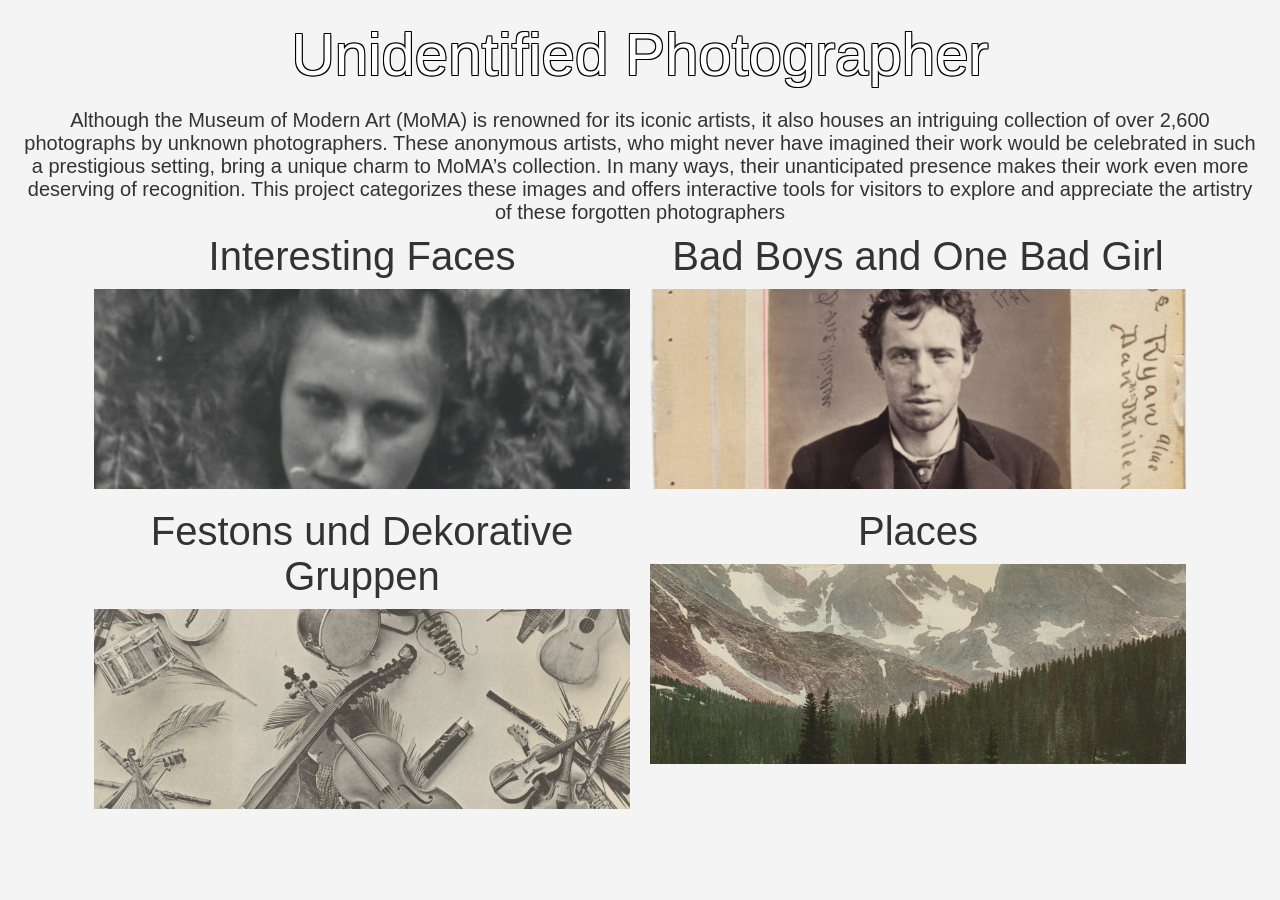
<file: index.html>
<!DOCTYPE html>
<html lang="en">
<head>
  <meta charset="UTF-8">
  <meta name="viewport" content="width=device-width, initial-scale=1.0">
  <title>Unidentified Photographer</title>
  <link rel="stylesheet" href="style.css">
</head>
<body>

<div class="main-title">Unidentified Photographer</div>
<div class="description">
  Although the Museum of Modern Art (MoMA) is renowned for its iconic artists, it also houses an intriguing collection of over 2,600 photographs by unknown photographers. These anonymous artists, who might never have imagined their work would be celebrated in such a prestigious setting, bring a unique charm to MoMA’s collection. In many ways, their unanticipated presence makes their work even more deserving of recognition. 
  This project categorizes these images and offers interactive tools for visitors to explore and appreciate the artistry of these forgotten photographers
</div>

<div class="collage">
  <!-- Portraits Section -->
  <div class="image-section">
    <div class="sub-title">Interesting Faces</div>
    <div class="collage-item" onclick="window.location.href='detail.html';" style="background-image: url('portrait_3.png');"></div>
  </div>
  
  <!-- Bad Boys and One Bad Girl Section -->
  <div class="image-section">
    <div class="sub-title">Bad Boys and One Bad Girl</div>
    <div class="collage-item" onclick="window.location.href='mugshots.html';" style="background-image: url('mug_shots.png');"></div>
  </div>

  <!-- Festons und Dekorative Gruppen Section -->
  <div class="image-section">
    <div class="sub-title">Festons und Dekorative Gruppen</div>
    <div class="collage-item" onclick="window.location.href='festons.html';" style="background-image: url('f_und_d.png');"></div>
  </div>

  <!-- Places Section -->
  <div class="image-section">
    <div class="sub-title">Places</div>
    <div class="collage-item" onclick="window.location.href='moma_map.html';" style="background-image: url('Places.png');"></div>
  </div>
</div>

<script src="main.js"></script>

</body>
</html>
</file>
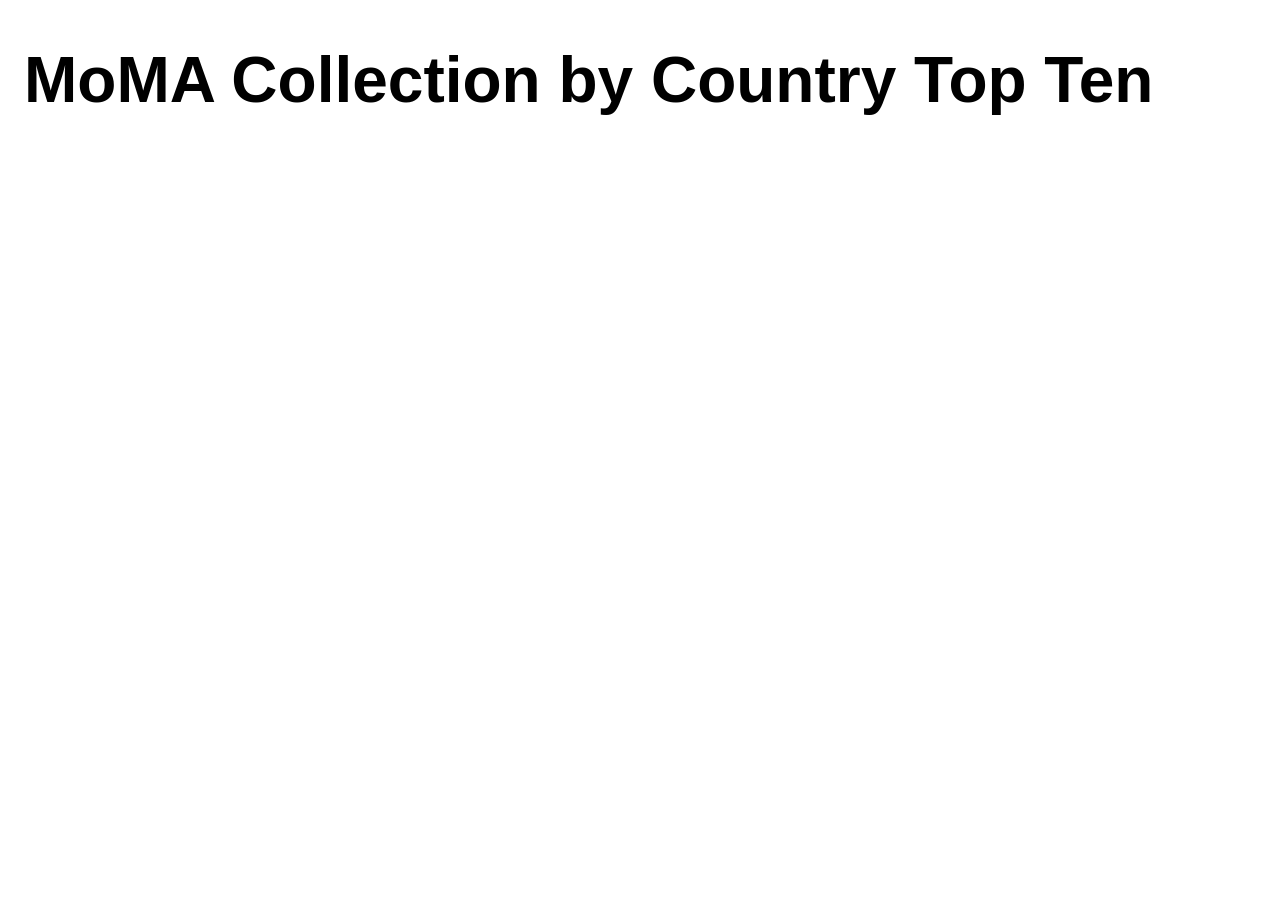
<file: 2_1_quantities_and_amounts/index.html>
<!DOCTYPE html>
<html lang="en">
<head>
  <meta charset="utf-8">
  <title>Interactive Data Visualization Tutorial</title>
  <link rel="stylesheet" href="./style.css">
  <link rel="stylesheet" href="https://fonts.googleapis.com/css?family=Source+Sans+Pro">
  <script src="https://d3js.org/d3.v7.min.js"></script>
</head>
<body>
  <h3>       MoMA Collection by Country Top Ten   </h3>
  <svg id="container" width="960" height="500"></svg> <!-- Changed div to svg -->
  <script src="main.js"></script>
</body>
</html>
</file>
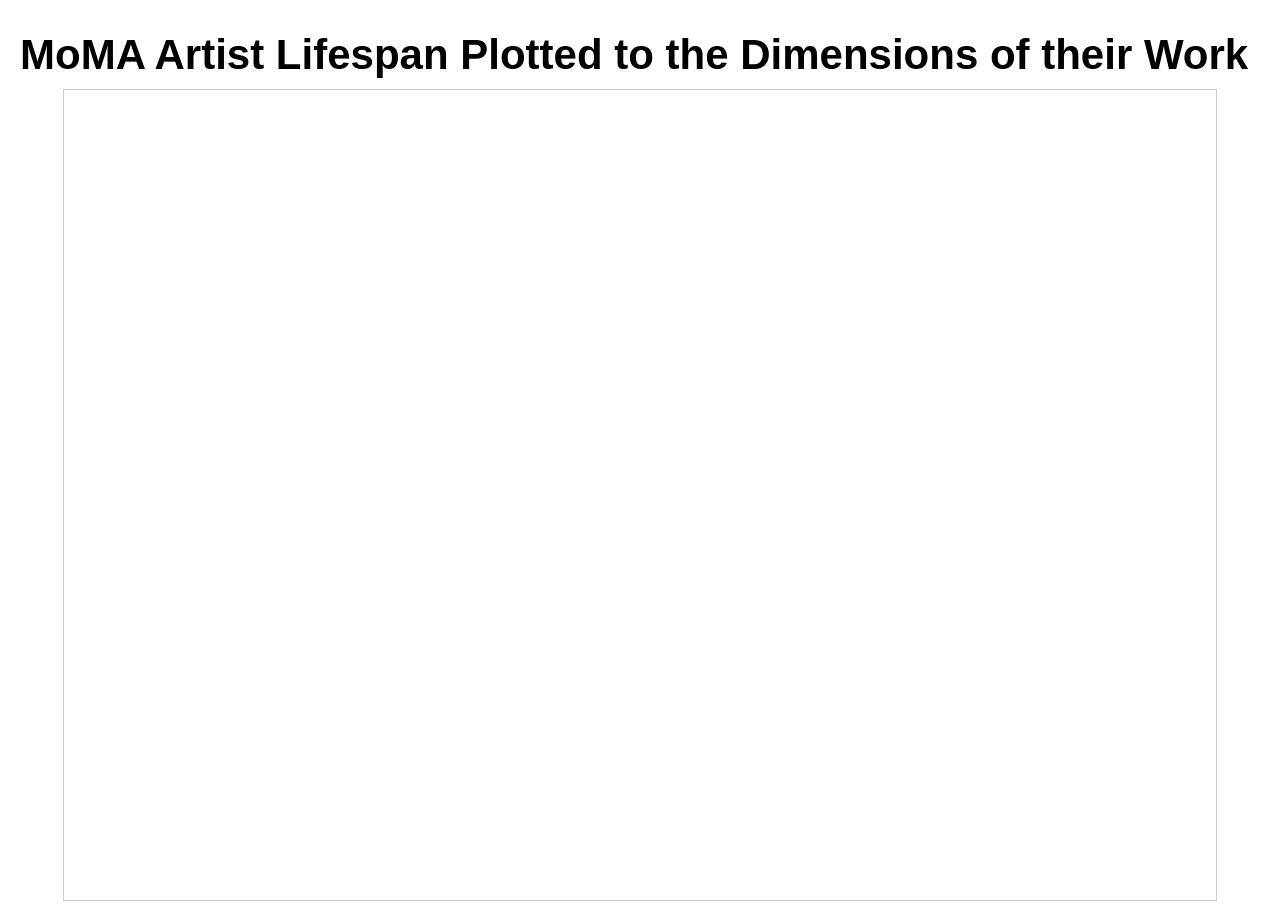
<file: 2_2_distributions/index.html>
<!DOCTYPE html>
<html>
<head>
  <meta charset="utf-8">
  <title>Interactive Data Visualization Tutorial</title>
  <link rel="stylesheet" href="style.css">
</head>
<body>
  <h3>MoMA Artist Lifespan Plotted to the Dimensions of their Work </h3>
  <div id="container"></div>
  <script src="https://d3js.org/d3.v7.min.js"></script>
  <script src="main.js"></script>
</body>
</html>
</file>
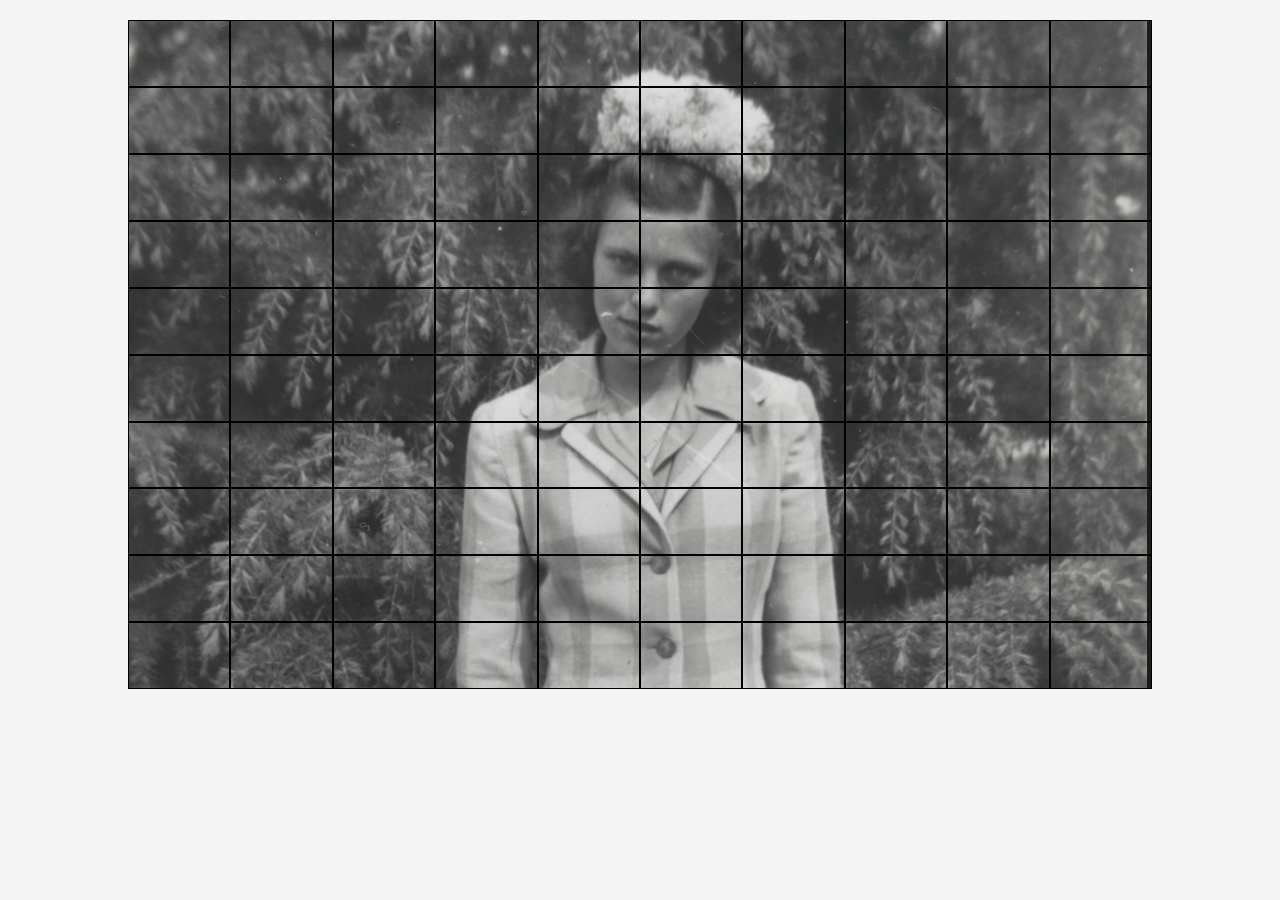
<file: detail.html>
<!DOCTYPE html>
<html lang="en">
<head>
<meta charset="UTF-8">
<meta name="viewport" content="width=device-width, initial-scale=1.0">
<title>Unidentified Photographer</title>
<link rel="stylesheet" href="style.css"> <!-- Link to your external CSS file -->
</head>
<body>
<div class="wrapper">
  <div class="image-container">
  <img src="Portrait_2.png" alt="Unidentified Photographer">
  <div id="overlay" class="overlay">
  </div>
</div>

<script src="main.js"></script> <!-- Your JavaScript File -->

</body>
</html>
</file>
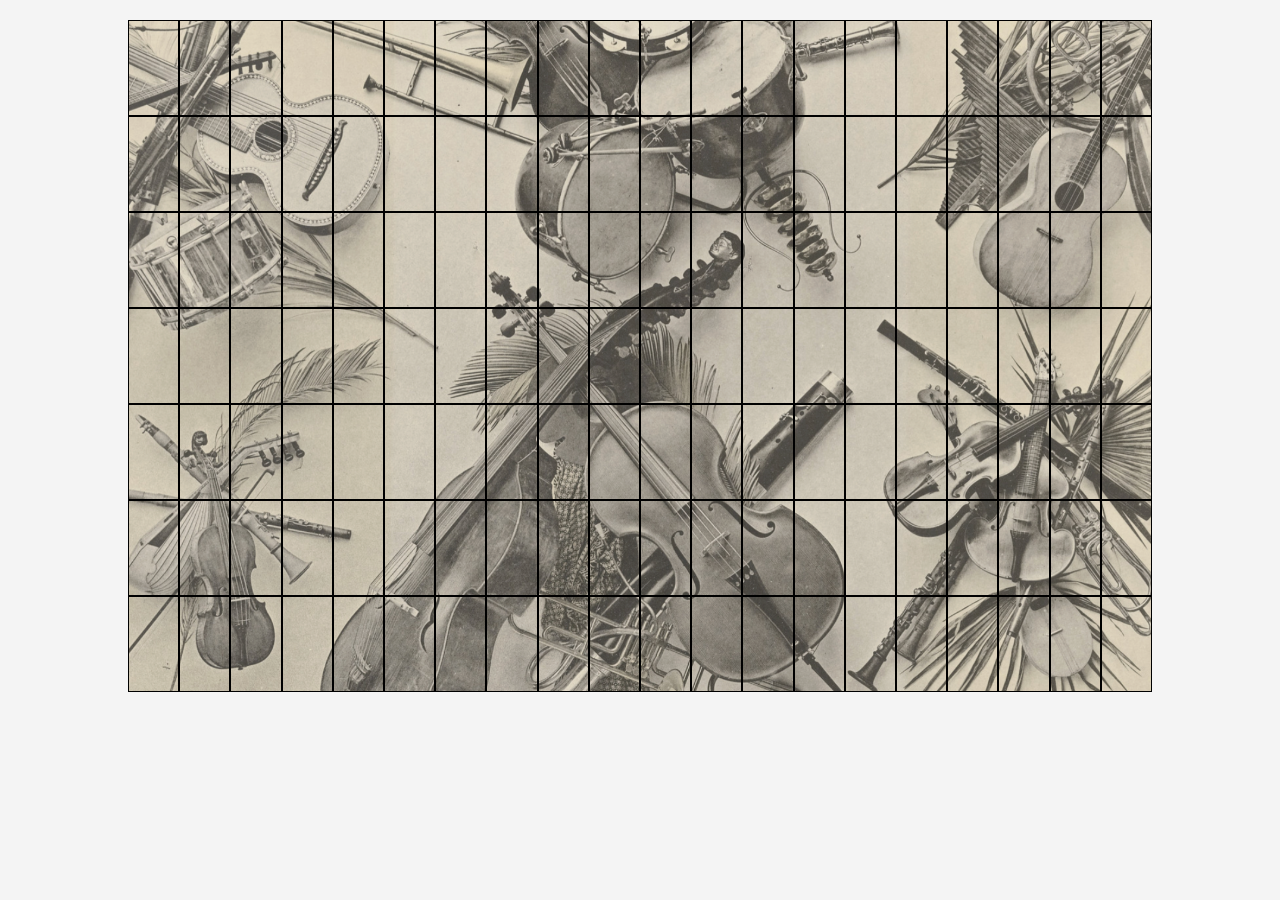
<file: festons.html>
<!DOCTYPE html>
<html lang="en">
<head>
  <meta charset="UTF-8">
  <meta name="viewport" content="width=device-width, initial-scale=1.0">
  <title>Festons und Dekorative Gruppen</title>
  <link rel="stylesheet" href="style.css">
</head>
<body>

<div class="image-container">
  <img src="f_und_d.png" alt="Festons und Dekorative Gruppen">
  <div id="overlay-festons" class="overlay">
    <!-- JavaScript will create clickable areas here -->
  </div>
</div>

<script src="main-festons.js"></script>

</body>
</html>
</file>
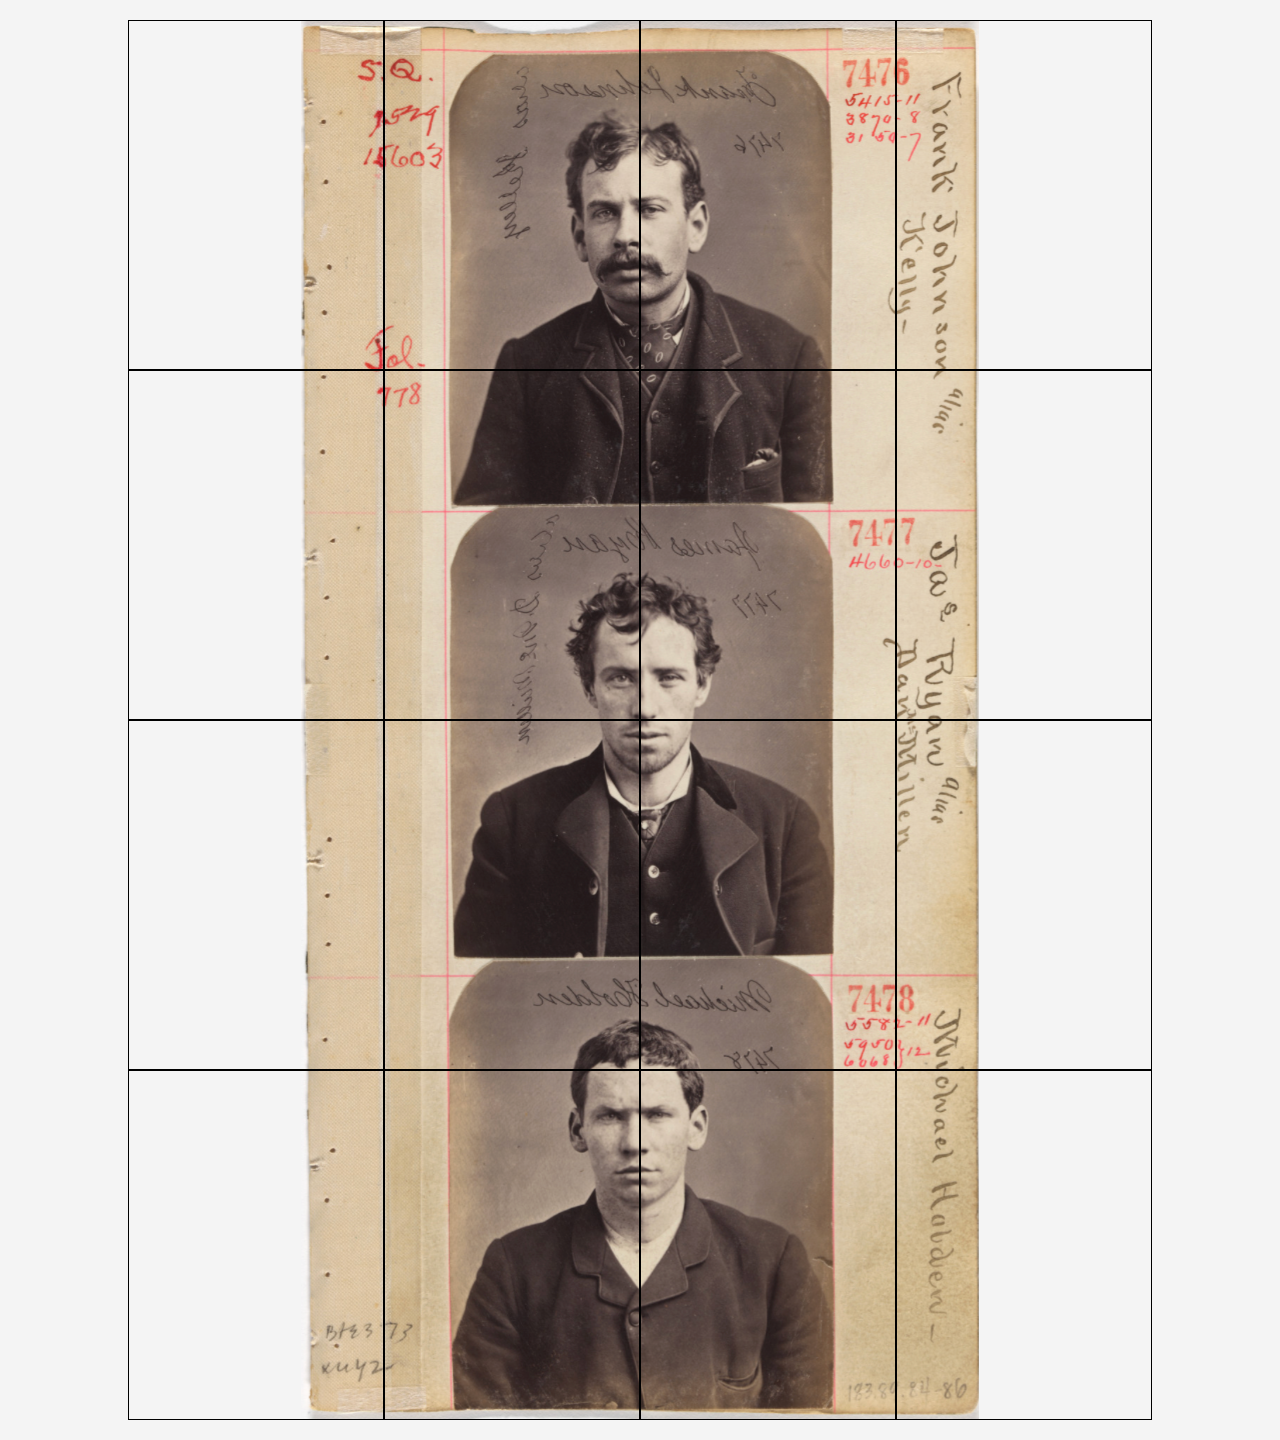
<file: mugshots.html>
<!DOCTYPE html>
<html lang="en">
<head>
  <meta charset="UTF-8">
  <meta name="viewport" content="width=device-width, initial-scale=1.0">
  <title>Mug Shots</title>
  <link rel="stylesheet" href="style.css">
</head>
<body>

<div class="image-container">
  <img src="mug_shots.png" alt="Mug Shots">
  <div id="overlay-mugshots" class="overlay">
    <!-- JavaScript will create clickable areas here -->
  </div>
</div>

<script src="main-mugshots.js"></script>

</body>
</html>
</file>
<file: style.css>
@import url('https://fonts.googleapis.com/css2?family=Libre+Franklin:wght@400;700&display=swap'); /* Import Libre Franklin */

body {
  font-family: 'Avenir Next', sans-serif;
  margin: 0;
  padding: 0;
  align-items: center;
  background: #f4f4f4;
}

.main-title {
  text-align: center;
  font-size: 60px; 
  font-weight: 300; /* Thinner font weight */
  color: white;
  text-shadow: 
    -1px -1px 0 #000,  
    1px -1px 0 #000,
    -1px 1px 0 #000,
    1px 1px 0 #000;
  margin: 20px 0;
}

.description {
  text-align: center;
  font-size: 20px; /* Slightly smaller than main title */
  font-weight: 300; /* Thinner font weight */
  color: #333;
  margin: 10px 20px;
}

.collage {
  display: flex;
  flex-wrap: wrap;
  justify-content: center;
  gap: 20px;
  padding-bottom: 40px; /* Add padding to the bottom */
}

.image-section {
  text-align: center;
  flex: 1 1 calc(45% - 40px); /* Adjusted width minus margin */
  max-width: calc(45% - 40px); /* Adjust width to ensure they fit within the page */
}

.sub-title {
  font-size: 40px; /* Larger font size for clarity */
  font-weight: 300; /* Thinner font weight */
  color: #333; /* Darker font color */
  margin-bottom: 10px;
  text-align: center;
  text-shadow: none; /* Remove the text shadow for a clean look */
}

.collage-item {
  background-size: cover;
  background-position: center;
  width: 100%; 
  height: 200px; /* Adjust based on the image's aspect ratio */
  cursor: pointer;
  position: relative;
  display: block; 
}

.overlay-text {
  position: absolute;
  bottom: 0;
  left: 0;
  width: 100%;
  text-align: left;
  color: white;
  background-color: rgba(0, 0, 0, 0.5);
  padding: 5px;
}

.image-container {
  margin-top: 0;
  position: relative;
  max-width: 80%; /* This will make the image container fill 80% of the page width */
  margin: 20px auto; /* This centers the container horizontally and adds space above it */
  height: auto; /* Maintains aspect ratio of the content */
  display: flex;
  justify-content: center;
  align-items: center;
}

.image-container img {
  max-width: 100%; /* Make the image responsive */
  height: auto; /* Maintain aspect ratio */
}

.overlay {
  position: absolute;
  top: 0;
  left: 0;
  right: 0;
  bottom: 0;
  pointer-events: none;
}

#overlay, #overlay-mugshots, #overlay-festons {
  display: grid;
}

#overlay {
  grid-template-columns: repeat(10, 1fr);
  grid-template-rows: repeat(10, 1fr);
}

#overlay-mugshots {
  grid-template-columns: repeat(4, 1fr); 
  grid-template-rows: repeat(4, 1fr); 
}

#overlay-festons {
  grid-template-columns: repeat(20, 1fr);
  grid-template-rows: repeat(7, 1fr);
}

.clickable-area {
  cursor: pointer;
  border: 1px solid black; /* Ensure borders are visible */
  box-sizing: border-box;
  pointer-events: all;
}

.clickable-area:hover {
  background-color: rgba(244, 55, 13, 0.5); /* Red with 50% opacity */
}

/* New styles for the mugshots section */
.image-container-mugshots {
  margin-top: 0;
  position: relative;
  width: 80%;
  margin: 20px auto;
  height: auto;
  display: flex;
  justify-content: center;
  align-items: center;
}

.image-container-mugshots img {
  width: 100%;
  height: auto;
  object-fit: cover; /* Ensures the image covers the container without being cut off */
  object-position: center; /* Center the image within the container */
}
</file>
<file: 2_1_quantities_and_amounts/style.css>
body {
  font-family: "Helvetica Neue", sans-serif;
  font-size: 16px;
  padding: 1em;
}

h1 {
  font-size: 3em;
  margin: 0.25em 0;
}

h3 {
  font-size: 4em;
  margin: 0.30em 0;
}

p {
  font-size: 1em;
}
</file>
<file: 2_2_distributions/style.css>
body {
  font-family: 'Helvetica Neue', sans-serif;
  font-size: 12px;
  padding: 1em;
}

h3 {
  font-size: 3.5em;
  margin: 0.25em 0;
}

#container {
  display: block;
  width: 90vw;
  height: 90vh;
  margin: auto;
  border: 1px solid #ccc;
}
.tooltip {
  position: absolute;
  text-align: center;
  padding: 6px;
  font: 12px sans-serif;
  background: white;
  border: 0px;
  border-radius: 8px;
  pointer-events: none;
  opacity: 0.8;
}
/* Add this to your existing CSS */
.heading {
  font-family: "Franklin Gothic Medium", "Arial Narrow", Arial, sans-serif;
  color: grey;
  font-size: 18px;
  margin: 10px 0;
}
</file>
